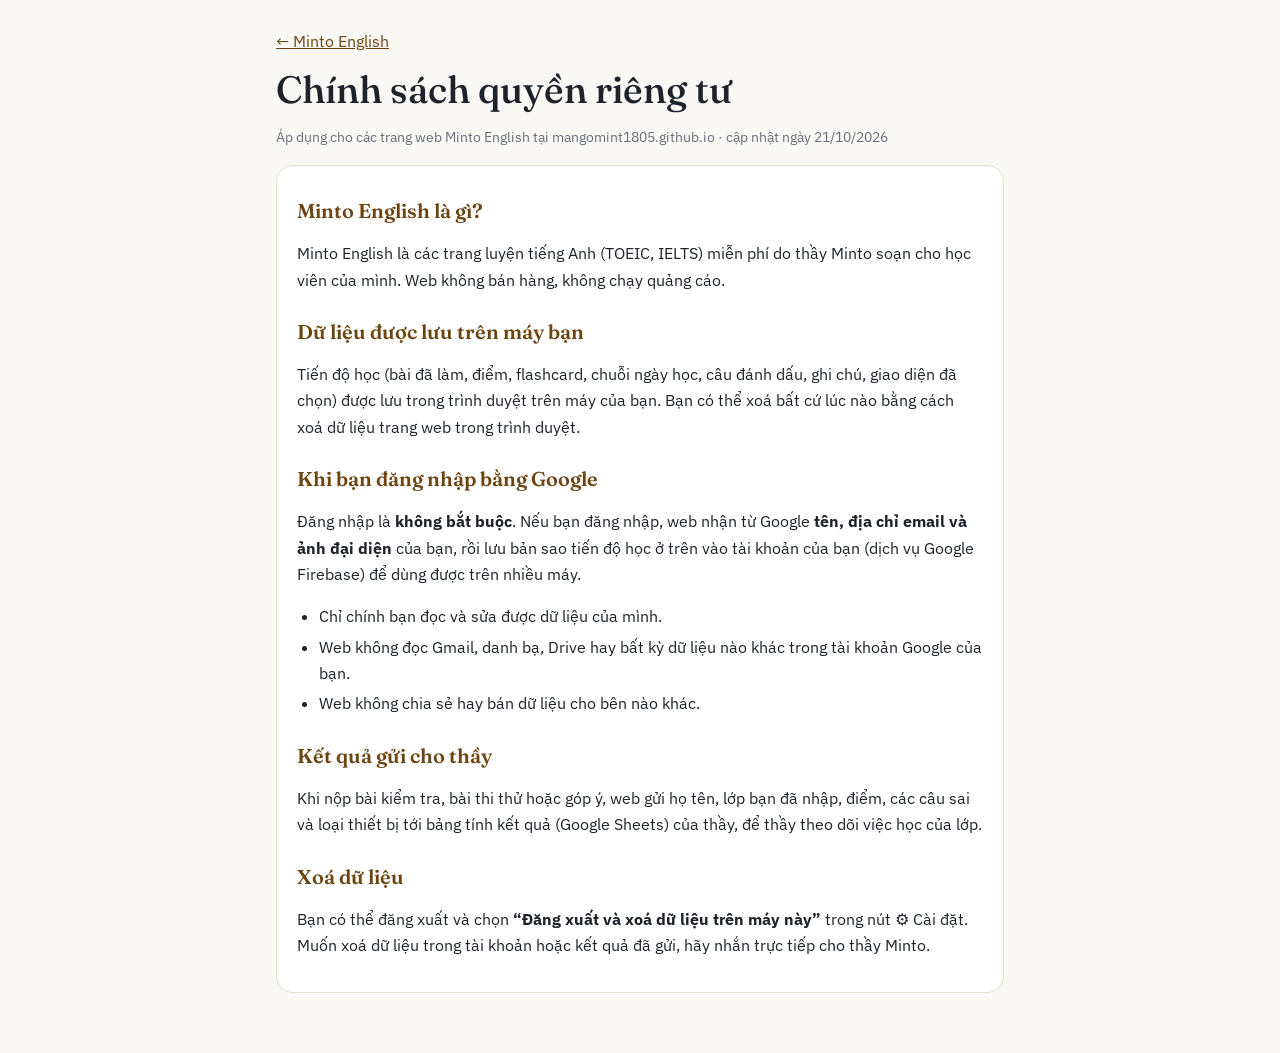
<file: chinh-sach.html>
<!DOCTYPE html>
<html lang="vi">
<head>
<meta charset="UTF-8">
<meta name="viewport" content="width=device-width, initial-scale=1.0">
<meta name="color-scheme" content="light only">
<title>Chính sách quyền riêng tư · Minto English</title>
<link rel="icon" type="image/png" href="fav-64.png?v=3">
<link href="https://fonts.googleapis.com/css2?family=Fraunces:opsz,wght@9..144,500;9..144,600&family=IBM+Plex+Sans:wght@400;500;600;700&display=swap" rel="stylesheet">
<style>
:root{--paper:#faf8f4;--card:#fff;--line:#e6e0d3;--ink:#1e232b;--dim:#666e7a;--brand:#a8691a;--brand-ink:#6b4410}
*{box-sizing:border-box}
html{background:var(--paper)}body{margin:0;color:var(--ink);font:16px/1.65 'IBM Plex Sans',system-ui,sans-serif}
.wrap{max-width:760px;margin:0 auto;padding:28px 16px 60px}
a{color:var(--brand-ink)}
h1{font:500 clamp(28px,6vw,38px)/1.15 Fraunces,Georgia,serif;margin:14px 0 6px}
h2{font:600 20px/1.3 Fraunces,Georgia,serif;margin:26px 0 6px;color:var(--brand-ink)}
.card{background:var(--card);border:1px solid var(--line);border-radius:16px;padding:6px 20px 18px;margin-top:16px}
.dim{color:var(--dim);font-size:14px}
ul{padding-left:22px}li{margin:4px 0}
</style>
</head>
<body>
<div class="wrap">
  <a href="./">← Minto English</a>
  <h1>Chính sách quyền riêng tư</h1>
  <p class="dim">Áp dụng cho các trang web Minto English tại mangomint1805.github.io · cập nhật ngày 21/10/2026</p>
  <div class="card">
    <h2>Minto English là gì?</h2>
    <p>Minto English là các trang luyện tiếng Anh (TOEIC, IELTS) miễn phí do thầy Minto soạn cho học viên của mình. Web không bán hàng, không chạy quảng cáo.</p>

    <h2>Dữ liệu được lưu trên máy bạn</h2>
    <p>Tiến độ học (bài đã làm, điểm, flashcard, chuỗi ngày học, câu đánh dấu, ghi chú, giao diện đã chọn) được lưu trong trình duyệt trên máy của bạn. Bạn có thể xoá bất cứ lúc nào bằng cách xoá dữ liệu trang web trong trình duyệt.</p>

    <h2>Khi bạn đăng nhập bằng Google</h2>
    <p>Đăng nhập là <b>không bắt buộc</b>. Nếu bạn đăng nhập, web nhận từ Google <b>tên, địa chỉ email và ảnh đại diện</b> của bạn, rồi lưu bản sao tiến độ học ở trên vào tài khoản của bạn (dịch vụ Google Firebase) để dùng được trên nhiều máy.</p>
    <ul>
      <li>Chỉ chính bạn đọc và sửa được dữ liệu của mình.</li>
      <li>Web không đọc Gmail, danh bạ, Drive hay bất kỳ dữ liệu nào khác trong tài khoản Google của bạn.</li>
      <li>Web không chia sẻ hay bán dữ liệu cho bên nào khác.</li>
    </ul>

    <h2>Kết quả gửi cho thầy</h2>
    <p>Khi nộp bài kiểm tra, bài thi thử hoặc góp ý, web gửi họ tên, lớp bạn đã nhập, điểm, các câu sai và loại thiết bị tới bảng tính kết quả (Google Sheets) của thầy, để thầy theo dõi việc học của lớp.</p>

    <h2>Xoá dữ liệu</h2>
    <p>Bạn có thể đăng xuất và chọn <b>“Đăng xuất và xoá dữ liệu trên máy này”</b> trong nút ⚙ Cài đặt. Muốn xoá dữ liệu trong tài khoản hoặc kết quả đã gửi, hãy nhắn trực tiếp cho thầy Minto.</p>
  </div>
</div>
</body>
</html>
</file>
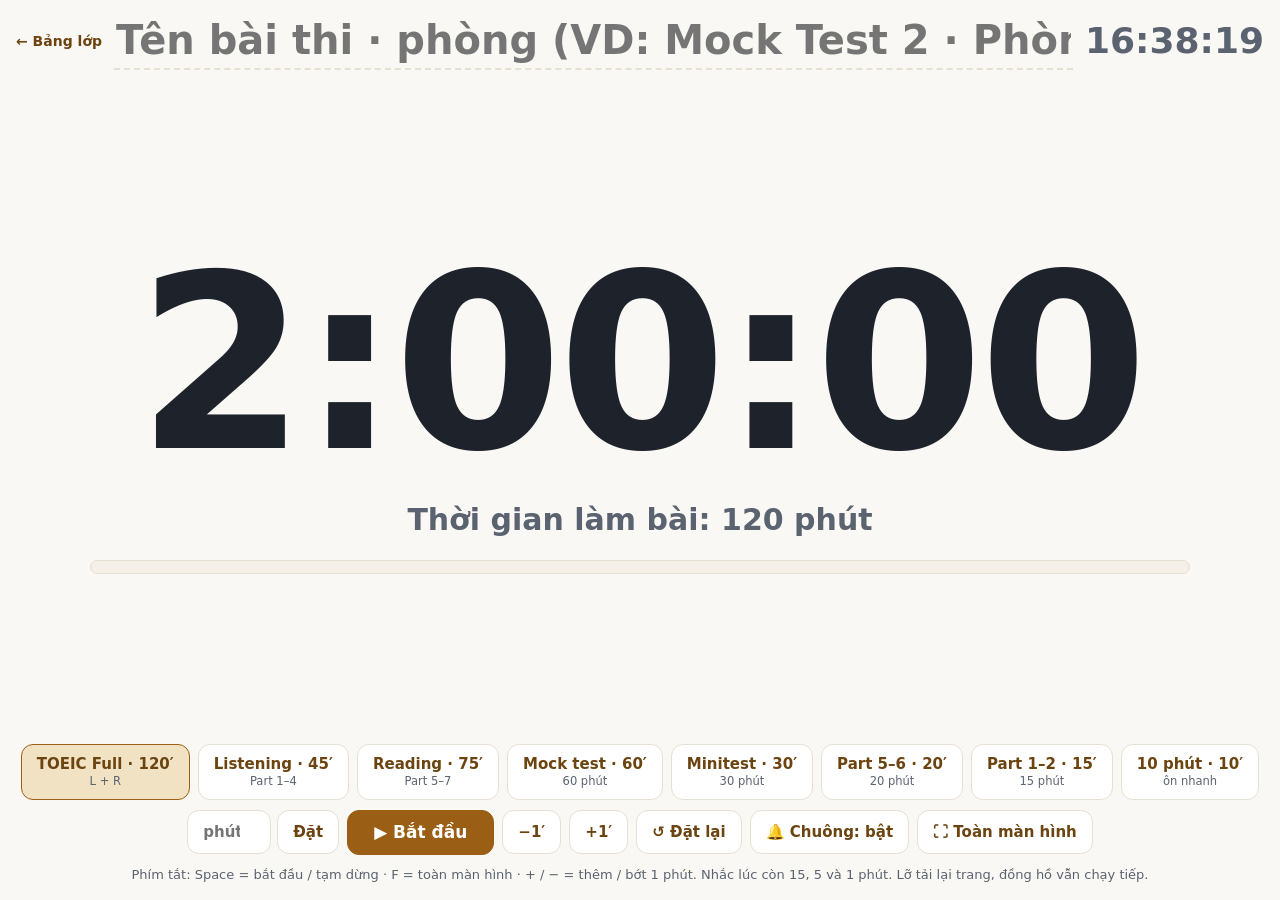
<file: dong-ho.html>
<!DOCTYPE html>
<html lang="vi">
<head>
<script>try{var d=document.documentElement,k=JSON.parse(localStorage.getItem('mt.skin')||'""');if(k==='scifi')d.setAttribute('data-theme','dark');if(k)d.setAttribute('data-skin',k);if(k){var l=document.createElement('link');l.rel='stylesheet';l.href='https://fonts.googleapis.com/css2?family=DotGothic16&family=Rajdhani:wght@700&family=M+PLUS+Rounded+1c:wght@800&display=swap';document.head.appendChild(l)}}catch(e){}</script>
<meta charset="UTF-8">
<meta name="viewport" content="width=device-width, initial-scale=1.0">
<meta name="color-scheme" content="light only">
<meta name="robots" content="noindex">
<title>Đồng hồ coi thi · Minto English</title>
<link rel="icon" type="image/png" href="fav-64.png?v=3">
<meta name="theme-color" content="#a8691a">
<style>
:root{color-scheme:light;--paper:#faf8f4;--card:#fff;--line:#e6e0d3;--ink:#1e232b;--dim:#666e7a;--panel2:#f4f0e8;--brand:#a8691a;--brand-soft:#f2e2c4;--brand-ink:#6b4410;--ok:#1f8f6c;--w15:#b7791f;--w5:#d9480f;--w1:#c92a2a}
*{box-sizing:border-box}
html,body{height:100%}
html{background:var(--paper)}
body{margin:0;color:var(--ink);font:16px/1.5 'IBM Plex Sans',system-ui,-apple-system,'Segoe UI',Roboto,sans-serif;background:var(--paper);display:flex;flex-direction:column;overflow-x:hidden;transition:background .6s}
.top{display:flex;align-items:center;gap:12px;padding:12px 16px;flex-wrap:wrap}
.top a{color:var(--brand-ink);font-weight:700;text-decoration:none;font-size:14px}
#name{flex:1;min-width:0;font-family:inherit;font-weight:600;font-size:clamp(18px,3.4vw,40px);line-height:1.2;color:var(--ink);background:transparent;border:0;border-bottom:2px dashed var(--line);padding:4px 2px;text-align:center}
#name:focus{outline:none;border-bottom-color:var(--brand)}
#now{font-weight:700;font-size:clamp(18px,3vw,36px);line-height:1;font-variant-numeric:tabular-nums;color:var(--dim);white-space:nowrap}
main{flex:1;display:flex;flex-direction:column;align-items:center;justify-content:center;padding:8px 16px;min-height:0}
#big{font-weight:700;font-variant-numeric:tabular-nums;letter-spacing:-.02em;line-height:1;font-size:min(26vw,48vh);color:var(--ink);white-space:nowrap;transition:color .4s}
#big.h{font-size:min(19vw,44vh)}
#sub{font-size:clamp(16px,2.6vw,30px);color:var(--dim);margin-top:.4em;text-align:center;min-height:1.5em;font-weight:600}
.bar{width:min(1100px,100%);height:14px;border-radius:9px;background:var(--panel2);overflow:hidden;margin-top:18px;border:1px solid var(--line)}
.bar i{display:block;height:100%;width:0;background:var(--brand);transition:width .9s linear,background .4s}
#ctl{padding:10px 16px 16px;display:flex;flex-direction:column;gap:10px;align-items:center;transition:opacity .5s}
.row{display:flex;flex-wrap:wrap;gap:8px;justify-content:center;align-items:center}
button,.cus input{font-family:inherit;font-weight:600;font-size:15px;line-height:1.1;border-radius:12px;border:1.5px solid var(--line);background:var(--card);color:var(--brand-ink);padding:11px 15px;cursor:pointer;min-height:44px}
button.pri{background:var(--brand);border-color:var(--brand);color:#fff;font-size:17px;padding:12px 26px}
button.on{border-color:var(--brand);background:var(--brand-soft)}
button small{display:block;font-weight:500;font-size:11.5px;color:var(--dim);margin-top:3px}
.cus{display:inline-flex;gap:6px;align-items:center}.cus input{width:84px;color:var(--ink);cursor:text;text-align:center}
.hint{font-size:13px;color:var(--dim);text-align:center;margin:0}
/* cảnh báo */
body.w15 #big{color:var(--w15)}body.w15 .bar i{background:var(--w15)}
body.w5{background:#fff4e6}body.w5 #big,body.w5 #sub{color:var(--w5)}body.w5 .bar i{background:var(--w5)}
body.w1{background:#ffe3e3}body.w1 #big,body.w1 #sub{color:var(--w1)}body.w1 .bar i{background:var(--w1)}
body.w1.run #big{animation:pulse 1s ease-in-out infinite}
@keyframes pulse{50%{opacity:.55}}
#end{position:fixed;inset:0;display:none;flex-direction:column;align-items:center;justify-content:center;background:#c92a2a;color:#fff;text-align:center;padding:16px;z-index:5}
body.done #end{display:flex}
#end b{font-size:min(13vw,24vh);line-height:1.05}
#end span{font-size:min(5.5vw,8vh);font-weight:700;margin-top:.3em}
#end small{font-size:clamp(16px,2.4vw,28px);opacity:.85;margin-top:1em;font-variant-numeric:tabular-nums}
#end button{margin-top:28px;background:#fff;color:#c92a2a;border-color:#fff}
#toast{position:fixed;left:50%;top:18%;transform:translateX(-50%);background:var(--w5);color:#fff;font-weight:700;font-size:min(9vw,12vh);padding:.2em .7em;border-radius:24px;display:none;z-index:4;white-space:nowrap;box-shadow:0 10px 40px rgba(0,0,0,.2)}
body.idle #ctl,body.idle .top a{opacity:0}body.idle{cursor:none}
@media (max-width:600px){button{padding:10px 12px;font-size:14px}button.pri{padding:12px 18px}#big{font-size:24vw}#big.h{font-size:18vw}}
</style>
<link rel="stylesheet" href="skin.css?v=2">
</head>
<body>
<div class="top"><a href="gv.html">← Bảng lớp</a><input id="name" maxlength="80" placeholder="Tên bài thi · phòng (VD: Mock Test 2 · Phòng 3.4)" aria-label="Tên bài thi và phòng"><span id="now" aria-label="Giờ hiện tại">--:--</span></div>
<main>
  <div id="big" role="timer" aria-live="off">00:00</div>
  <div id="sub">Chọn thời gian làm bài rồi bấm Bắt đầu</div>
  <div class="bar" aria-hidden="true"><i id="prog"></i></div>
</main>
<div id="ctl">
  <div class="row" id="pre" role="group" aria-label="Thời gian làm bài"></div>
  <div class="row">
    <span class="cus"><input id="cus" type="number" min="1" max="600" inputmode="numeric" placeholder="phút" aria-label="Số phút tuỳ chọn"><button type="button" id="cusB">Đặt</button></span>
    <button type="button" class="pri" id="go">▶ Bắt đầu</button>
    <button type="button" id="minus" title="Bớt 1 phút (phím −)">−1′</button>
    <button type="button" id="plus" title="Thêm 1 phút (phím +)">+1′</button>
    <button type="button" id="reset" title="Đặt lại">↺ Đặt lại</button>
    <button type="button" id="snd" title="Tiếng chuông nhắc">🔔 Chuông: bật</button>
    <button type="button" id="fs" title="Toàn màn hình (phím F)">⛶ Toàn màn hình</button>
  </div>
  <p class="hint" id="hint">Phím tắt: Space = bắt đầu / tạm dừng · F = toàn màn hình · + / − = thêm / bớt 1 phút. Nhắc lúc còn 15, 5 và 1 phút. Lỡ tải lại trang, đồng hồ vẫn chạy tiếp.</p>
</div>
<div id="toast" role="status"></div>
<div id="end" role="alert"><b>Hết giờ</b><span>Dừng bút ✋</span><small id="over"></small><button type="button" id="endB">Đóng</button></div>
<script>
(function(){
  'use strict';
  var $=function(id){return document.getElementById(id);}, KEY='dongho.v1', MIN=60000;
  var PRE=[[120,'TOEIC Full','L + R'],[45,'Listening','Part 1–4'],[75,'Reading','Part 5–7'],[60,'Mock test','60 phút'],[30,'Minitest','30 phút'],[20,'Part 5–6','20 phút'],[15,'Part 1–2','15 phút'],[10,'10 phút','ôn nhanh']];
  // S: {name, dur, end (đang chạy: thời điểm hết giờ), left (đang dừng: còn lại), run, warn: [15,5,1 đã nhắc], snd}
  var S={name:'',dur:120*MIN,end:0,left:120*MIN,run:false,warn:[],snd:true};
  try{ var v=JSON.parse(localStorage.getItem(KEY)||'null'); if(v&&typeof v.dur==='number') S=Object.assign(S,v); }catch(e){}
  function save(){ try{ localStorage.setItem(KEY,JSON.stringify(S)); }catch(e){} }
  function left(){ return S.run?S.end-Date.now():S.left; }
  function p2(n){ return (n<10?'0':'')+n; }
  function fmt(ms){ var s=Math.max(0,Math.ceil(ms/1000)), h=Math.floor(s/3600), m=Math.floor(s%3600/60), x=s%60; return h?h+':'+p2(m)+':'+p2(x):p2(m)+':'+p2(x); }
  $('name').value=S.name||'';
  $('name').oninput=function(){ S.name=this.value; save(); document.title=(S.name?S.name+' · ':'')+'Đồng hồ coi thi'; };
  $('pre').innerHTML=PRE.map(function(p){ return '<button type="button" data-m="'+p[0]+'">'+p[1]+' · '+p[0]+'′<small>'+p[2]+'</small></button>'; }).join('');

  // ---- chuông nhẹ (Web Audio, không cần tải file) ----
  var AC=null;
  function chime(n){
    if(!S.snd) return; try{ AC=AC||new (window.AudioContext||window.webkitAudioContext)(); if(AC.state==='suspended') AC.resume(); }catch(e){ return; }
    for(var k=0;k<(n||1);k++) [[660,0],[880,.18]].forEach(function(f){ var t=AC.currentTime+k*.9+f[1], o=AC.createOscillator(), g=AC.createGain(); o.type='sine'; o.frequency.value=f[0]; g.gain.setValueAtTime(0,t); g.gain.linearRampToValueAtTime(.18,t+.03); g.gain.exponentialRampToValueAtTime(.001,t+1.1); o.connect(g); g.connect(AC.destination); o.start(t); o.stop(t+1.2); });
  }
  var tT=0; function toast(t){ var el=$('toast'); el.textContent=t; el.style.display='block'; clearTimeout(tT); tT=setTimeout(function(){ el.style.display='none'; },6000); }

  // ---- giữ màn hình sáng ----
  var WL=null;
  function wake(on){
    if(on&&!WL&&navigator.wakeLock&&document.visibilityState==='visible') navigator.wakeLock.request('screen').then(function(l){ WL=l; l.addEventListener('release',function(){ WL=null; }); }).catch(function(){});
    if(!on&&WL){ WL.release().catch(function(){}); WL=null; }
  }
  document.addEventListener('visibilitychange',function(){ if(document.visibilityState==='visible'&&S.run) wake(true); });

  function setDur(m){ m=Math.max(1,Math.min(600,Math.round(m))); S.dur=m*MIN; S.left=S.dur; S.run=false; S.end=0; S.warn=[]; save(); wake(false); paint(); }
  function start(){ if(S.run) return; if(left()<=0){ S.left=S.dur; S.warn=[]; } S.end=Date.now()+S.left; S.run=true; save(); wake(true); chime(0); paint(); }
  function pause(){ if(!S.run) return; S.left=Math.max(0,S.end-Date.now()); S.run=false; save(); wake(false); paint(); }
  function adj(d){ if(S.run) S.end+=d; else S.left=Math.max(0,S.left+d); if(d>0) S.dur=Math.max(S.dur,left()); S.warn=S.warn.filter(function(w){ return left()<=w*MIN; }); save(); paint(); }
  function reset(){ S.left=S.dur; S.run=false; S.end=0; S.warn=[]; save(); wake(false); document.body.classList.remove('done'); paint(); }

  var dismissed=false;
  function paint(){
    var L=left(), b=document.body, big=$('big');
    big.textContent=fmt(L); big.classList.toggle('h',L>=3600000);
    var d=new Date(); $('now').textContent=p2(d.getHours())+':'+p2(d.getMinutes())+':'+p2(d.getSeconds());
    $('prog').style.width=(S.dur?Math.max(0,Math.min(100,100-L/S.dur*100)):0)+'%';
    b.classList.toggle('run',S.run);
    b.classList.toggle('w15',L<=15*MIN&&L>5*MIN&&S.dur>15*MIN);
    b.classList.toggle('w5',L<=5*MIN&&L>MIN);
    b.classList.toggle('w1',L<=MIN&&L>0);
    [[15,'Còn 15 phút'],[5,'Còn 5 phút'],[1,'Còn 1 phút']].forEach(function(w){
      if(S.run&&L<=w[0]*MIN&&L>0&&S.warn.indexOf(w[0])<0){ S.warn.push(w[0]); save(); if(S.dur>w[0]*MIN&&L>w[0]*MIN-30000){ toast(w[1]); chime(w[0]===1?2:1); } }
    });
    var endAt=S.run?new Date(S.end):null;
    $('sub').textContent=L<=0?'Hết giờ':S.run?(L<=MIN?'Còn 1 phút — kiểm tra lại phiếu trả lời':L<=5*MIN?'Còn 5 phút':'Hết giờ lúc '+p2(endAt.getHours())+':'+p2(endAt.getMinutes())):(S.left<S.dur?'Đang tạm dừng':'Thời gian làm bài: '+Math.round(S.dur/MIN)+' phút');
    if(S.run&&L<=0){
      if(!b.classList.contains('done')&&!dismissed){ b.classList.add('done'); if(S.warn.indexOf(0)<0){ S.warn.push(0); save(); chime(3); } }
      $('over').textContent='Quá giờ '+fmt(-L);
    }
    $('go').textContent=S.run?(L<=0?'■ Dừng':'⏸ Tạm dừng'):(S.left<S.dur&&S.left>0?'▶ Chạy tiếp':'▶ Bắt đầu');
    $('snd').textContent=S.snd?'🔔 Chuông: bật':'🔕 Chuông: tắt';
    [].forEach.call($('pre').children,function(x){ x.classList.toggle('on',+x.dataset.m*MIN===S.dur); });
  }
  $('pre').onclick=function(e){ var b=e.target.closest('button[data-m]'); if(!b) return; if(S.run&&!confirm('Đồng hồ đang chạy. Đổi sang '+b.dataset.m+' phút và đặt lại?')) return; setDur(+b.dataset.m); };
  $('cusB').onclick=function(){ var m=+$('cus').value; if(!m||m<1) { $('cus').focus(); return; } if(S.run&&!confirm('Đồng hồ đang chạy. Đặt lại '+m+' phút?')) return; setDur(m); };
  $('cus').onkeydown=function(e){ if(e.key==='Enter') $('cusB').click(); };
  $('go').onclick=function(){ if(S.run){ if(left()<=0){ reset(); return; } pause(); } else { dismissed=false; start(); } };
  $('plus').onclick=function(){ adj(MIN); };
  $('minus').onclick=function(){ adj(-MIN); };
  $('reset').onclick=function(){ if(S.run&&left()>0&&!confirm('Đặt lại đồng hồ?')) return; reset(); };
  $('snd').onclick=function(){ S.snd=!S.snd; save(); if(S.snd) chime(1); paint(); };
  $('endB').onclick=function(){ dismissed=true; document.body.classList.remove('done'); };
  function fsToggle(){ var d=document, el=d.documentElement; try{ if(d.fullscreenElement||d.webkitFullscreenElement) (d.exitFullscreen||d.webkitExitFullscreen).call(d); else (el.requestFullscreen||el.webkitRequestFullscreen).call(el); }catch(e){} }
  $('fs').onclick=fsToggle;
  if(!(document.documentElement.requestFullscreen||document.documentElement.webkitRequestFullscreen)) $('fs').hidden=true;
  document.addEventListener('keydown',function(e){
    if(e.target.tagName==='INPUT') return;
    if(e.code==='Space'){ e.preventDefault(); $('go').click(); }
    else if(e.key==='f'||e.key==='F') fsToggle();
    else if(e.key==='+'||e.key==='=') adj(MIN);
    else if(e.key==='-'||e.key==='_') adj(-MIN);
    else if(e.key==='Escape'&&document.body.classList.contains('done')) $('endB').click();
  });
  // ẩn nút khi đang chạy và không động chuột 4 giây (màn chiếu gọn)
  var iT=0; function act(){ document.body.classList.remove('idle'); clearTimeout(iT); iT=setTimeout(function(){ if(S.run&&document.activeElement.tagName!=='INPUT') document.body.classList.add('idle'); },4000); }
  ['mousemove','touchstart','keydown'].forEach(function(t){ document.addEventListener(t,act,{passive:true}); });
  // tải lại lúc đã hết giờ từ lâu: không hiện lại màn hình Hết giờ quá 10 phút
  if(S.run&&left()< -10*MIN){ S.run=false; S.left=0; save(); }
  if(S.run) wake(true);
  document.title=(S.name?S.name+' · ':'')+'Đồng hồ coi thi';
  paint(); act();
  (function tick(){ paint(); setTimeout(tick,1000-Date.now()%1000+5); })();
})();
</script>
</body>
</html>
</file>
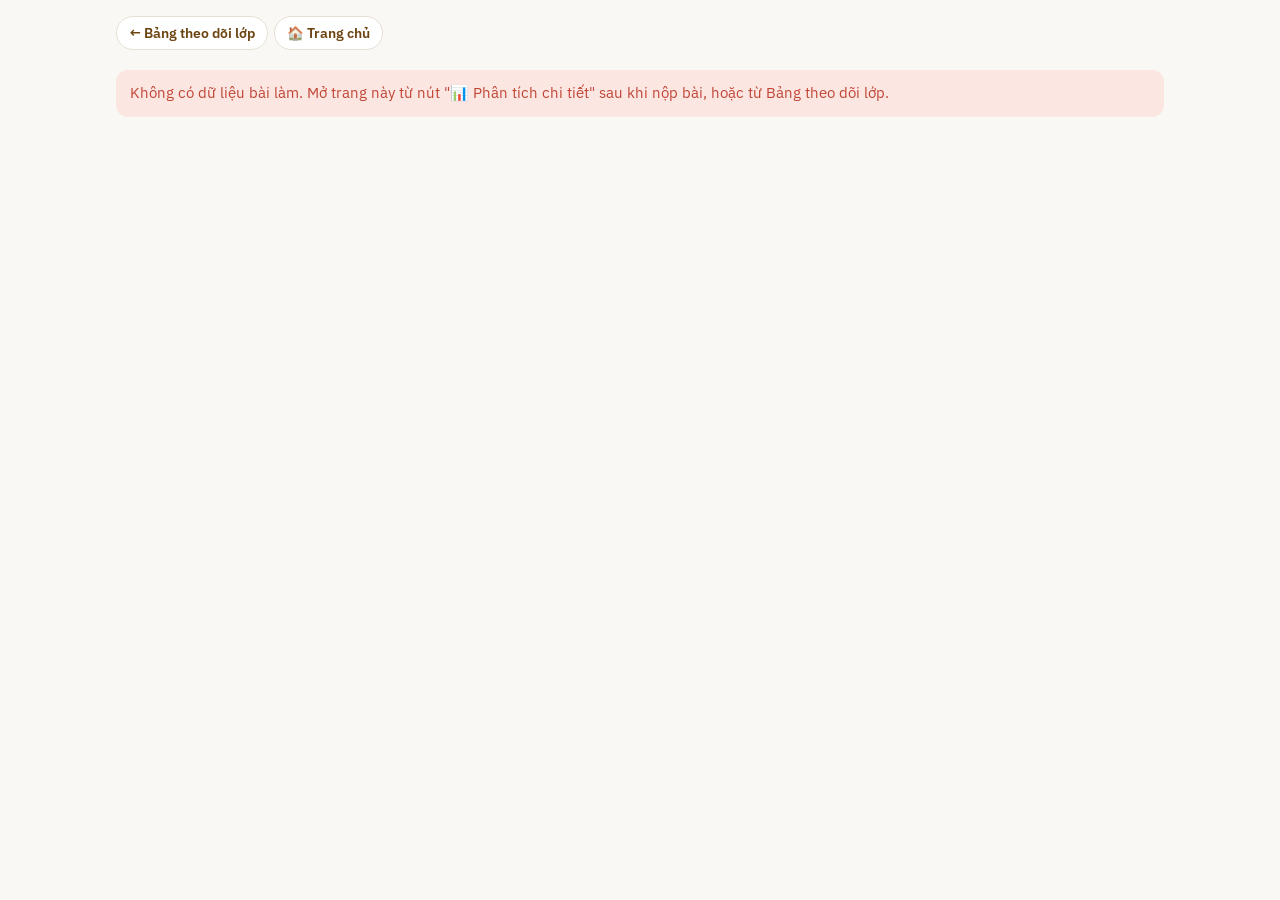
<file: ket-qua.html>
<!DOCTYPE html>
<html lang="vi">
<head>
<meta charset="UTF-8">
<meta name="viewport" content="width=device-width, initial-scale=1.0">
<meta name="color-scheme" content="light only">
<meta name="robots" content="noindex, nofollow">
<title>Kết quả bài làm · Minto English</title>
<link rel="icon" type="image/png" href="fav-64.png?v=3">
<link href="https://fonts.googleapis.com/css2?family=Fraunces:opsz,wght@9..144,500;9..144,600&family=IBM+Plex+Sans:wght@400;500;600;700&display=swap" rel="stylesheet">
<style>
:root{--paper:#faf8f4;--card:#fff;--line:#e6e0d3;--ink:#1e232b;--dim:#666e7a;--panel2:#f4f0e8;--brand:#a8691a;--brand-soft:#f2e2c4;--brand-ink:#6b4410;--ok:#1f8f6c;--ok-soft:#e1f4ec;--bad:#c14636;--bad-soft:#fbe6e2;--skip:#8a8f99;--skip-soft:#eeece7}
*{box-sizing:border-box}html,body{margin:0;background:var(--paper);color:var(--ink);font:15px/1.5 'IBM Plex Sans',system-ui,sans-serif}
.wrap{max-width:1080px;margin:0 auto;padding:0 16px 60px}
nav.top{display:flex;gap:6px;flex-wrap:wrap;padding:16px 0 4px}nav.top a{font-size:13.5px;font-weight:600;color:var(--brand-ink);text-decoration:none;border:1px solid var(--line);background:#fff;border-radius:999px;padding:6px 12px}
h1{font:500 clamp(24px,5vw,34px)/1.15 Fraunces,Georgia,serif;margin:14px 0 4px}
h2{font:500 22px/1.2 Fraunces,Georgia,serif;margin:28px 0 10px}
.sub{color:var(--dim);margin:0}
.card{background:var(--card);border:1px solid var(--line);border-radius:14px;padding:14px 16px}
.sum{display:grid;grid-template-columns:minmax(220px,300px) 1fr;gap:12px;margin-top:16px}
@media(max-width:720px){.sum{grid-template-columns:1fr}}
.kv{display:flex;flex-direction:column;gap:10px}.kv div{display:flex;justify-content:space-between;gap:10px;border-bottom:1px dashed #efeae0;padding-bottom:8px}.kv div:last-child{border:0;padding:0}.kv span{color:var(--dim)}.kv b{font-weight:700}
.tiles{display:grid;grid-template-columns:repeat(auto-fit,minmax(140px,1fr));gap:10px}
.tile{border:1px solid var(--line);border-radius:14px;padding:12px;text-align:center;background:#fff}.tile .ic{font-size:22px}.tile small{display:block;font-weight:600;color:var(--dim);font-size:13px}.tile b{display:block;font:600 28px/1.2 Fraunces,Georgia,serif}.tile i{font-style:normal;font-size:12.5px;color:var(--dim)}
.tile.ok b{color:var(--ok)}.tile.bad b{color:var(--bad)}.tile.skip b{color:var(--skip)}.tile.sc b{color:var(--brand-ink)}
.tabs{display:flex;gap:6px;flex-wrap:wrap;margin-bottom:10px}.tabs button{font:inherit;font-weight:600;font-size:13.5px;border:1px solid var(--line);background:#fff;color:var(--ink);border-radius:999px;padding:6px 13px;cursor:pointer}.tabs button[aria-pressed=true]{background:var(--brand);border-color:var(--brand);color:#fff}
.tw{overflow-x:auto;border-radius:14px}
table{width:100%;border-collapse:collapse;background:var(--card);border:1px solid var(--line);border-radius:14px;overflow:hidden;font-size:14px}
th,td{padding:8px 10px;border-bottom:1px solid #efeae0;text-align:left;vertical-align:top}th{background:var(--panel2);font-size:12.5px;color:var(--dim);white-space:nowrap}td.n{text-align:center;white-space:nowrap}tr.tot td{font-weight:700;background:#fcfaf6}
.qn{display:inline-flex;align-items:center;justify-content:center;min-width:30px;height:26px;border-radius:7px;margin:2px;font-size:12.5px;font-weight:700;text-decoration:none;padding:0 5px}
.qn.ok{background:var(--ok-soft);color:var(--ok)}.qn.bad{background:var(--bad-soft);color:var(--bad)}.qn.skip{background:var(--skip-soft);color:var(--skip)}
.parts{display:grid;grid-template-columns:repeat(auto-fill,minmax(250px,1fr));gap:4px 18px}
.ph{grid-column:1/-1;font:600 17px/1.3 Fraunces,Georgia,serif;margin:16px 0 4px;color:var(--brand-ink)}
.ar{display:flex;align-items:center;gap:8px;padding:5px 6px;border-radius:9px;font-size:14px}.ar:target{background:#fff6dd}
.ar .num{display:inline-flex;align-items:center;justify-content:center;width:30px;height:30px;border-radius:50%;background:var(--panel2);font-weight:700;font-size:13px;flex:none}
.ar .k{font-weight:700;color:var(--ok)}.ar .u{font-weight:600}.ar .u.bad{color:var(--bad);text-decoration:line-through}.ar .u.skip{color:var(--skip);font-style:italic}
.ar .mk{font-weight:700}.ar .mk.ok{color:var(--ok)}.ar .mk.bad{color:var(--bad)}
.ar a{margin-left:auto;font-size:13px;color:var(--brand-ink);font-weight:600;white-space:nowrap}
.ar .txt{max-width:150px;overflow:hidden;text-overflow:ellipsis;white-space:nowrap;display:inline-block;vertical-align:bottom}
.legend{display:flex;gap:12px;flex-wrap:wrap;font-size:13px;color:var(--dim);margin:6px 0 0}.legend .qn{min-width:22px;height:20px}
.hint{color:var(--dim);font-size:13.5px}
.err{background:var(--bad-soft);color:var(--bad);border-radius:12px;padding:12px 14px;margin-top:16px}
</style>
</head>
<body>
<div class="wrap">
  <nav class="top" id="topnav"><a href="gv.html">← Bảng theo dõi lớp</a><a href="./">🏠 Trang chủ</a></nav>
  <div id="app"><p class="hint">Đang tải kết quả…</p></div>
</div>
<script>
(function(){
  'use strict';
  var app=document.getElementById('app');
  function esc(t){ return String(t==null?'':t).replace(/[&<>"]/g,function(c){return {'&':'&amp;','<':'&lt;','>':'&gt;','"':'&quot;'}[c];}); }
  function fail(m){ app.innerHTML='<div class="err">'+m+'</div>'; }
  var K=null; try{ K=JSON.parse(sessionStorage.getItem('mt.kq')); }catch(e){}
  if(!K||!K.data){ fail('Không có dữ liệu bài làm. Mở trang này từ nút "📊 Phân tích chi tiết" sau khi nộp bài, hoặc từ Bảng theo dõi lớp.'); return; }
  var D=K.data, A=D.a||{};
  if(K.self){ document.getElementById('topnav').innerHTML='<a href="ho-so.html">👤 Hồ sơ của tôi</a><a href="toeic/">TOEIC</a><a href="cam/">IELTS</a><a href="./">🏠 Trang chủ</a>'; document.title='Phân tích bài làm · Minto English'; }
  function load(src){ return new Promise(function(ok,no){ var s=document.createElement('script'); s.src=src; s.onload=ok; s.onerror=function(){ no(new Error(src)); }; document.head.appendChild(s); }); }

  // ---------- TOEIC ----------
  var TP=[[1,1,6],[2,7,31],[3,32,70],[4,71,100],[5,101,130],[6,131,146],[7,147,200]];
  var TR={full:[1,200],lc:[1,100],rc:[101,200]}; TP.forEach(function(p){ TR['p'+p[0]]=[p[1],p[2]]; });
  function toeic(){
    var T=+D.t;
    return Promise.all([load('toeic/data/t'+T+'.js'),load('toeic/data/cats.js')]).then(function(){
      var E=(window.ETSDATA||{})[T]; if(!E) throw new Error('data');
      var KEY={}; function q1(q){ KEY[q.n]=q.ans; }
      E.lc.p1.forEach(q1); E.lc.p2.forEach(q1); ['p3','p4'].forEach(function(k){ E.lc[k].forEach(function(s){ s.qs.forEach(q1); }); });
      (E.rc.p5||[]).forEach(q1); ['p6','p7'].forEach(function(k){ (E.rc[k]||[]).forEach(function(s){ s.qs.forEach(q1); }); });
      var rg=TR[D.m]||[1,200], C=(window.ETSCATS||{})[T]||{}, NM=window.ETSCATNAMES||{}, Q=[];
      for(var n=rg[0];n<=rg[1];n++){ if(!KEY[n]) continue; var u=A[n]||A[String(n)]||'', p=TP.filter(function(x){ return n>=x[1]&&n<=x[2]; })[0][0];
        Q.push({n:n,label:String(n),part:'Part '+p,sec:n<=100?'L':'R',key:KEY[n],u:u,st:!u?'skip':u===KEY[n]?'ok':'bad',cat:NM[C[n]]||'Khác'}); }
      var href=function(q){ return 'toeic/test.html?t='+T+'&m='+encodeURIComponent(D.m||'full')+'&xem='+D.at+'&peek=1#q'+q.n; };
      var peek=[{test:T,mode:D.m||'full',at:D.at,ans:A,got:K.got,total:K.total,name:K.part||''}];
      return {Q:Q,href:href,peek:peek,secs:{L:'Listening',R:'Reading'}};
    });
  }
  // ---------- IELTS ----------
  function norm(x){ return String(x||'').toLowerCase().replace(/[’']/g,"'").replace(/[£$€]/g,'').replace(/[.,;:!?]+$/,'').replace(/\s+/g,' ').trim(); }
  function variants(key){ var out=[]; String(key).split(/\s*\/\s*|\s+OR\s+/).forEach(function(alt){ var opts=[''], parts=alt.split(/(\([^)]*\))/);
    parts.forEach(function(p){ if(/^\(.*\)$/.test(p)){ var inner=p.slice(1,-1); opts=opts.concat(opts.map(function(o){return o+inner;})); } else opts=opts.map(function(o){return o+p;}); });
    opts.forEach(function(o){ out.push(norm(o)); }); }); return out; }
  function ielts(){
    var B=D.b, T=+D.t, S=D.s;
    return Promise.all([fetch('cam/'+B+'/test-'+T+'.html').then(function(r){ return r.text(); }),load('cam/shared/cats.js').catch(function(){})]).then(function(r){
      var m=r[0].match(/var KEY=(\{[^}]*\})/); if(!m) throw new Error('key'); var KEY=JSON.parse(m[1]);
      var C=((window.CAMCATS||{})[B]||{})[T]||{}, NM=window.CAMCATNAMES||{};
      var p=String(D.p||S), lo=1, hi=40;
      if(p.length===2){ var i=+p[1]; if(S==='L'){ lo=(i-1)*10+1; hi=i*10; } else { lo=[1,14,27][i-1]; hi=[13,26,40][i-1]; } }
      var W=D.w?D.w.map(Number):null, Q=[];
      for(var n=lo;n<=hi;n++){ var k=S+n; if(KEY[k]==null) continue; var u=A[k];
        if(u==null&&A[S+(n-1)]&&String(A[S+(n-1)]).indexOf(',')>0) u=A[S+(n-1)]; if(u==null&&A[S+(n-2)]&&String(A[S+(n-2)]).split(',').length>2) u=A[S+(n-2)];
        u=u==null?'':String(u); var st;
        if(W) st=W.indexOf(n)<0?'ok':(u?'bad':'skip');
        else { var v=norm(u); st=!v?'skip':variants(KEY[k]).some(function(x){ return x===v||x.replace(/-/g,' ')===v.replace(/-/g,' '); })?'ok':'bad'; }
        var part=S==='L'?'Part '+Math.ceil(n/10):'Passage '+(n<=13?1:n<=26?2:3);
        Q.push({n:n,label:String(n),part:part,sec:S,key:String(KEY[k]),u:u,st:st,cat:NM[C[k]]||'Khác'}); }
      var href=function(){ return 'cam/'+B+'/test-'+T+'.html?xem='+D.at+'&peek=1'; };
      var peek=[{t:D.at,test:T,sec:S,part:p,got:K.got,total:K.total,band:K.band||'',ans:A}];
      return {Q:Q,href:href,peek:peek,secs:{L:'Listening',R:'Reading'}};
    });
  }

  (D.site==='T'?toeic():ielts()).then(draw).catch(function(e){ fail('Không tải được đề để chấm lại ('+esc(e.message)+').'); });

  function draw(R){
    var Q=R.Q, n=Q.length, ok=Q.filter(function(q){return q.st==='ok';}).length, bad=Q.filter(function(q){return q.st==='bad';}).length, sk=n-ok-bad;
    var h='<h1>'+esc(K.test||'Bài làm')+'</h1><p class="sub">'+esc(K.name||'Học sinh')+(K.lop?' · '+esc(K.lop):'')+(K.email?' · '+esc(K.email):'')+'</p>';
    var secs={}; Q.forEach(function(q){ var s=secs[q.sec]||(secs[q.sec]={n:0,ok:0}); s.n++; if(q.st==='ok') s.ok++; });
    h+='<div class="sum"><div class="card kv">'+
      '<div><span>Phần làm</span><b>'+esc(K.part||'')+'</b></div>'+
      '<div><span>Chế độ</span><b>'+esc(K.mode||'')+'</b></div>'+
      '<div><span>Ngày nộp</span><b>'+new Date(K.when||D.at).toLocaleString('vi-VN')+'</b></div>'+
      '<div><span>Kết quả làm bài</span><b>'+ok+'/'+n+'</b></div>'+
      '<div><span>Độ chính xác</span><b>'+(n?(ok/n*100).toFixed(1):0)+'%</b></div>'+
      '<div><span>Thời gian làm bài</span><b>'+(K.minutes?esc(K.minutes)+' phút':'–')+'</b></div></div>'+
      '<div class="tiles">'+
        '<div class="tile ok"><div class="ic">✅</div><small>Trả lời đúng</small><b>'+ok+'</b><i>câu hỏi</i></div>'+
        '<div class="tile bad"><div class="ic">❌</div><small>Trả lời sai</small><b>'+bad+'</b><i>câu hỏi</i></div>'+
        '<div class="tile skip"><div class="ic">➖</div><small>Bỏ qua</small><b>'+sk+'</b><i>câu hỏi</i></div>'+
        (K.score?'<div class="tile sc"><div class="ic">🏁</div><small>'+(D.site==='T'?'Điểm ước tính':'Band ước tính')+'</small><b>'+esc(K.score)+'</b><i>'+(D.site==='T'?'thang 990':'IELTS')+'</i></div>':'')+
        Object.keys(secs).map(function(s){ return '<div class="tile"><div class="ic">'+(s==='L'?'🎧':'📖')+'</div><small>'+R.secs[s]+'</small><b>'+secs[s].ok+'/'+secs[s].n+'</b><i>câu đúng</i></div>'; }).join('')+
      '</div></div>';
    // phân tích chi tiết
    var parts=[]; Q.forEach(function(q){ if(parts.indexOf(q.part)<0) parts.push(q.part); });
    h+='<h2>Phân tích chi tiết</h2><div class="tabs" id="tabs">'+parts.map(function(p,i){ return '<button type="button" data-p="'+esc(p)+'" aria-pressed="'+(i===0)+'">'+esc(p)+'</button>'; }).join('')+(parts.length>1?'<button type="button" data-p="*" aria-pressed="false">Tổng quát</button>':'')+'</div><div class="tw" id="ana"></div>'+
      '<div class="legend"><span><span class="qn ok">1</span> đúng</span><span><span class="qn bad">2</span> sai</span><span><span class="qn skip">3</span> bỏ qua</span><span>· bấm số câu để xuống phần đáp án</span></div>';
    // đáp án
    h+='<h2>Đáp án</h2><p class="hint">Mỗi dòng: <b style="color:var(--ok)">đáp án đúng</b> : '+(K.self?'câu bạn đã chọn':'câu trả lời của học sinh')+'. Bấm "Chi tiết" để mở đề, xem câu hỏi, lời thoại / bài đọc và giải thích.</p><div class="card"><div class="parts">';
    var cur='';
    Q.forEach(function(q,i){
      if(q.part!==cur){ cur=q.part; h+='<div class="ph">'+esc(cur)+'</div>'; }
      h+='<div class="ar" id="a'+q.n+'"><span class="num">'+q.label+'</span><span><span class="k txt" title="'+esc(q.key)+'">'+esc(q.key)+'</span>: <span class="u txt '+(q.st==='bad'?'bad':q.st==='skip'?'skip':'')+'" title="'+esc(q.u)+'">'+(q.u?esc(q.u):'chưa làm')+'</span> <span class="mk '+q.st+'">'+(q.st==='ok'?'✓':q.st==='bad'?'✗':'')+'</span></span><a href="'+esc(R.href(q))+'" data-i="'+i+'">Chi tiết</a></div>';
    });
    h+='</div></div>';
    app.innerHTML=h;
    function ana(p){
      var L=p==='*'?Q:Q.filter(function(q){ return q.part===p; }), G={}, order=[];
      L.forEach(function(q){ var g=G[q.cat]; if(!g){ g=G[q.cat]={ok:0,bad:0,skip:0,qs:[]}; order.push(q.cat); } g[q.st]++; g.qs.push(q); });
      var t={ok:0,bad:0,skip:0};
      var rows=order.map(function(c){ var g=G[c], tot=g.ok+g.bad+g.skip; t.ok+=g.ok; t.bad+=g.bad; t.skip+=g.skip;
        return '<tr><td>'+(p==='*'?'':'['+esc(p)+'] ')+esc(p==='*'?c:c.replace(/^Part [\d–-]+ · /,''))+'</td><td class="n">'+g.ok+'</td><td class="n">'+g.bad+'</td><td class="n">'+g.skip+'</td><td class="n">'+(tot?(g.ok/tot*100).toFixed(1):0)+'%</td><td>'+g.qs.map(function(q){ return '<a class="qn '+q.st+'" href="#a'+q.n+'">'+q.label+'</a>'; }).join('')+'</td></tr>'; });
      var T=t.ok+t.bad+t.skip;
      document.getElementById('ana').innerHTML='<table><tr><th>Phân loại câu hỏi</th><th>Số câu đúng</th><th>Số câu sai</th><th>Bỏ qua</th><th>Độ chính xác</th><th>Danh sách câu hỏi</th></tr>'+rows.join('')+'<tr class="tot"><td>Tổng</td><td class="n">'+t.ok+'</td><td class="n">'+t.bad+'</td><td class="n">'+t.skip+'</td><td class="n">'+(T?(t.ok/T*100).toFixed(1):0)+'%</td><td></td></tr></table>';
    }
    var tb=document.getElementById('tabs');
    [].forEach.call(tb.querySelectorAll('button'),function(b){ b.onclick=function(){ [].forEach.call(tb.querySelectorAll('button'),function(x){ x.setAttribute('aria-pressed',x===b?'true':'false'); }); ana(b.dataset.p); }; });
    ana(parts[0]);
    [].forEach.call(app.querySelectorAll('.ar a'),function(a){ a.onclick=function(e){ e.preventDefault(); try{ sessionStorage.setItem('mt.peek',JSON.stringify(R.peek)); }catch(er){} window.open(a.getAttribute('href'),'_blank'); }; });
  }
})();
</script>
</body>
</html>
</file>
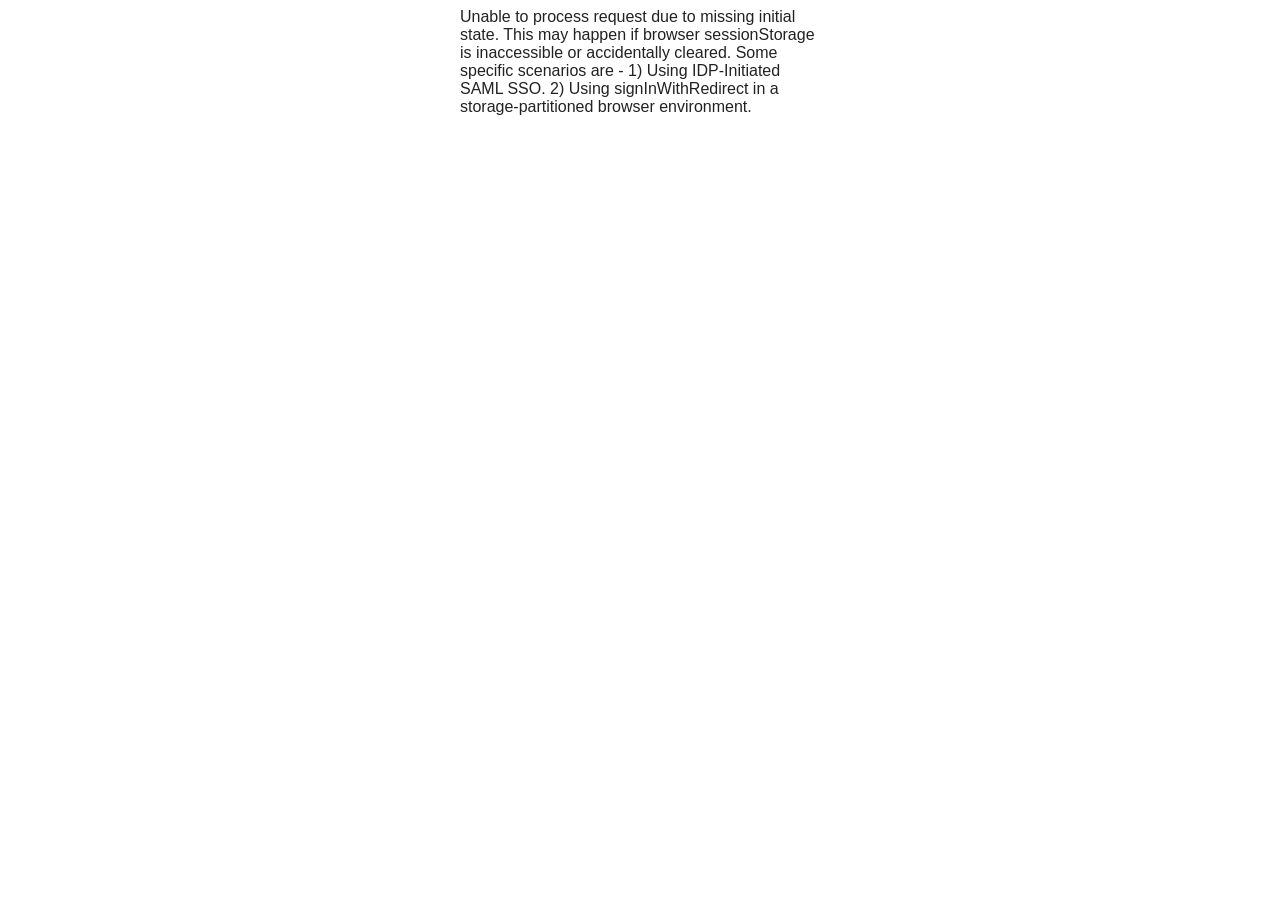
<file: __/auth/handler.html>
<!DOCTYPE html>
<html>
<head>
<meta name=viewport content="width=device-width, initial-scale=1">
<meta http-equiv="Content-Type" content="text/html; charset=utf-8">
<script type="text/javascript" src="experiments.js"></script>
<script type="text/javascript" src="handler.js"></script>
<script type="text/javascript" nonce="firebase-auth-helper">
var POST_BODY = '{{POST_BODY}}';
fireauth.oauthhelper.widget.initialize();
</script>
</head>
<body>
</body>
</html>
</file>
<file: skin.css>
/* Xoài (mặc định), nền sáng: màu nhấn và chữ phụ đậm hơn một chút cho đủ tương phản WCAG AA */
html:not([data-skin]):not([data-theme=dark]){--brand:#9a5f14}html:not([data-theme=dark]):not([data-skin=scifi]){--dim:#5b6270}
/* Phong cách (theme) của trang chủ Minto English — giống 3 phong cách trên các web luyện đề:
   Hành baro (Miku), Thiên thần (KAngel), Băng hoại (Honkai Impact 3rd). Chọn trong bảng ⚙ ở các web luyện đề; lưu ở localStorage mt.skin. */
html[data-skin=idol]{--paper:#f2fbfa;--line:#cfeae6;--panel2:#e6f6f3;--brand:#0e7a73;--brand-soft:#d4f3ef;--brand-ink:#0b6660}
html[data-skin=y2k]{--paper:#fff5fb;--line:#f0c9e6;--panel2:#fbe9f6;--brand:#c13a7c;--brand-soft:#ffe0f0;--brand-ink:#9b2c66}
html[data-skin=scifi]{color-scheme:dark;--paper:#070d1f;--card:#0f1730;--line:#24345f;--panel2:#16204a;--ink:#e9ecf7;--dim:#9aa6c8;--brand:#f2c14e;--brand-soft:#2e2a3c;--brand-ink:#ffd978;--red:#e0475f;--red-soft:#3d1826;--ok:#5fd3ff}
html[data-skin=scifi] body{background:radial-gradient(1200px 600px at 85% -10%,rgba(200,50,94,.18),transparent 60%),radial-gradient(900px 500px at -10% 10%,rgba(123,63,228,.18),transparent 60%);background-attachment:fixed}
/* chữ logo */
html[data-skin=idol] .brand b{font-family:"M PLUS Rounded 1c","IBM Plex Sans",sans-serif;font-weight:800}
html[data-skin=idol] .brand b::after{content:" ♪";color:#e12885;font-size:.8em}
html[data-skin=y2k] .brand b{font-family:"DotGothic16",monospace;font-weight:400}
html[data-skin=y2k] .brand b::before{content:"♡ ";color:#e0559a}
html[data-skin=scifi] .brand b{font-family:"Rajdhani","IBM Plex Sans",sans-serif;font-weight:700;letter-spacing:.1em;text-transform:uppercase;color:#f2c14e}
html[data-skin=scifi] .brand b::before{content:"◆ ";color:#e0475f}
html[data-skin] .brand small{color:var(--dim)}
/* điểm nhấn */
html[data-skin=idol] h1 em,html[data-skin=idol] .me h2 em{color:#e12885}
html[data-skin=y2k] h1 em,html[data-skin=y2k] .me h2 em{color:#c13f8e}
html[data-skin=y2k] h1{text-shadow:2px 2px 0 #ffc2e2}
html[data-skin=scifi] h1 em,html[data-skin=scifi] .me h2 em{color:#f2c14e}
html[data-skin=scifi] h1{text-shadow:0 0 18px rgba(242,193,78,.25)}
html[data-skin=idol] .num{background:linear-gradient(150deg,#86cecb,#139a92)}
html[data-skin=y2k] .num{background:linear-gradient(150deg,#ffb7d5,#c59bff)}
html[data-skin=scifi] .num{background:linear-gradient(150deg,#f2c14e,#e0475f);color:#141d42}
/* thẻ */
html[data-skin=idol] :is(.site,.step,.me){border-top:3px solid #39c5bb}
html[data-skin=y2k] :is(.site,.step,.me,.bub){border:2px solid #d9a6e6;box-shadow:4px 4px 0 #c7a6f0}
html[data-skin=y2k] :is(.step,.me){background-image:linear-gradient(90deg,#ff9ccf,#c59bff,#9ad8ff);background-size:100% 5px;background-repeat:no-repeat}
html[data-skin=scifi] :is(.site,.step,.me){border-color:#2e4377;box-shadow:inset 3px 0 0 #f2c14e,0 10px 30px rgba(5,8,20,.5)}
html[data-skin=scifi] :is(.bub,.bub:after){border-color:#2e4377}
html[data-skin=scifi] .go{color:#141d42}
html[data-skin=scifi] .seal{background:#c43550}
/* nút tài khoản / chế độ */
html[data-skin] :is(.nacc,.tb){color:var(--brand-ink)}
html[data-skin] .nacc img,html[data-skin] .nacc i{background:var(--brand)}
html[data-skin] .me .acts .pri{background:var(--brand);border-color:var(--brand)}
html[data-skin=scifi] .me .acts .pri{color:#141d42}
html[data-skin=scifi] .mdeco{opacity:.9}
html[data-skin=scifi] :is(.mdeco,.mdeco2){background-image:url("data:image/svg+xml,%3Csvg xmlns='http://www.w3.org/2000/svg' width='56' height='97' viewBox='0 0 56 97'%3E%3Cpath d='M28 0l28 16v32L28 64 0 48V16zM28 64v33' fill='none' stroke='%23f2c14e' stroke-width='.7' opacity='.22'/%3E%3C/svg%3E")!important;background-size:56px 97px!important}
/* điện thoại: vùng chạm lớn hơn cho nút nhỏ (lớp ::before vô hình, không đổi bố cục) */
@media (max-width:600px){
.more a::before{content:"";position:absolute;inset:-4px -3px}
.back{position:relative}.back::before{content:"";position:absolute;inset:-11px -8px}
}
html[data-skin=scifi] .pri{color:#141d42}html[data-skin=scifi] .site.i .go{color:#05081a}
</file>
